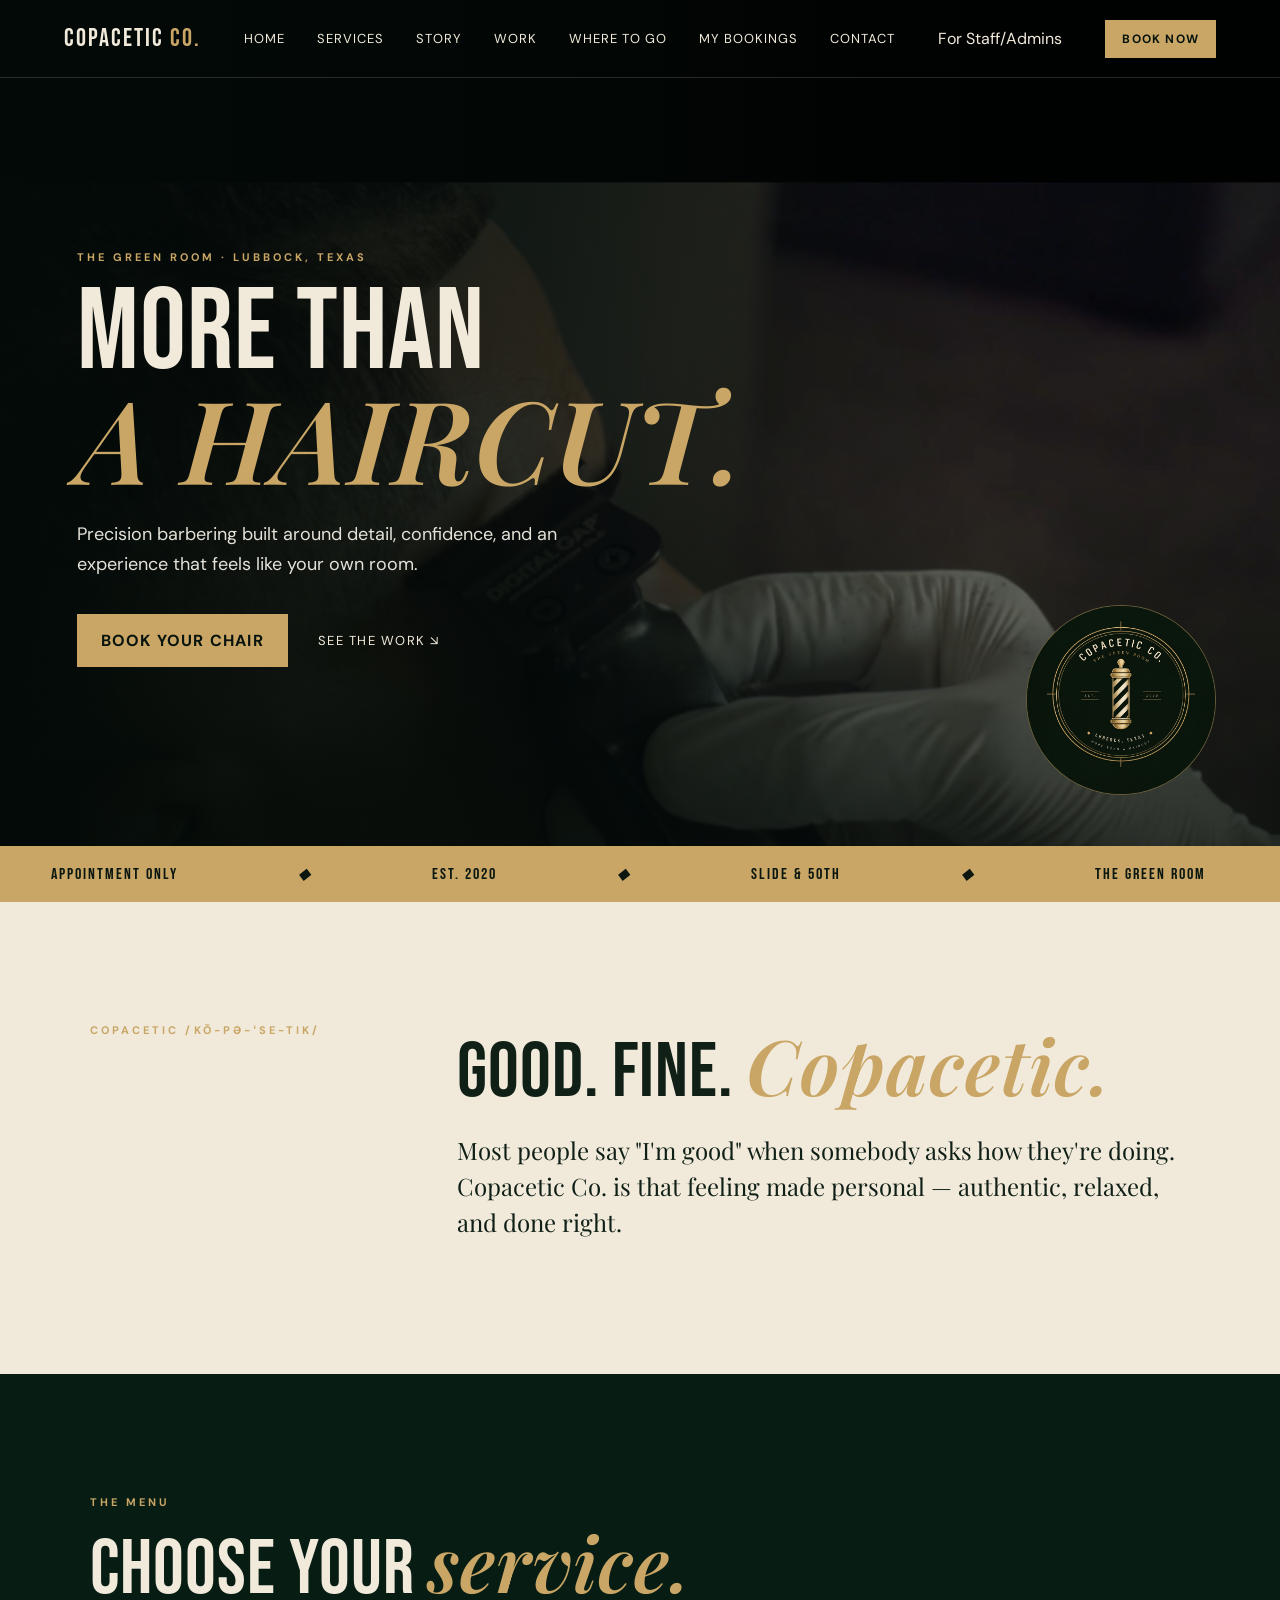
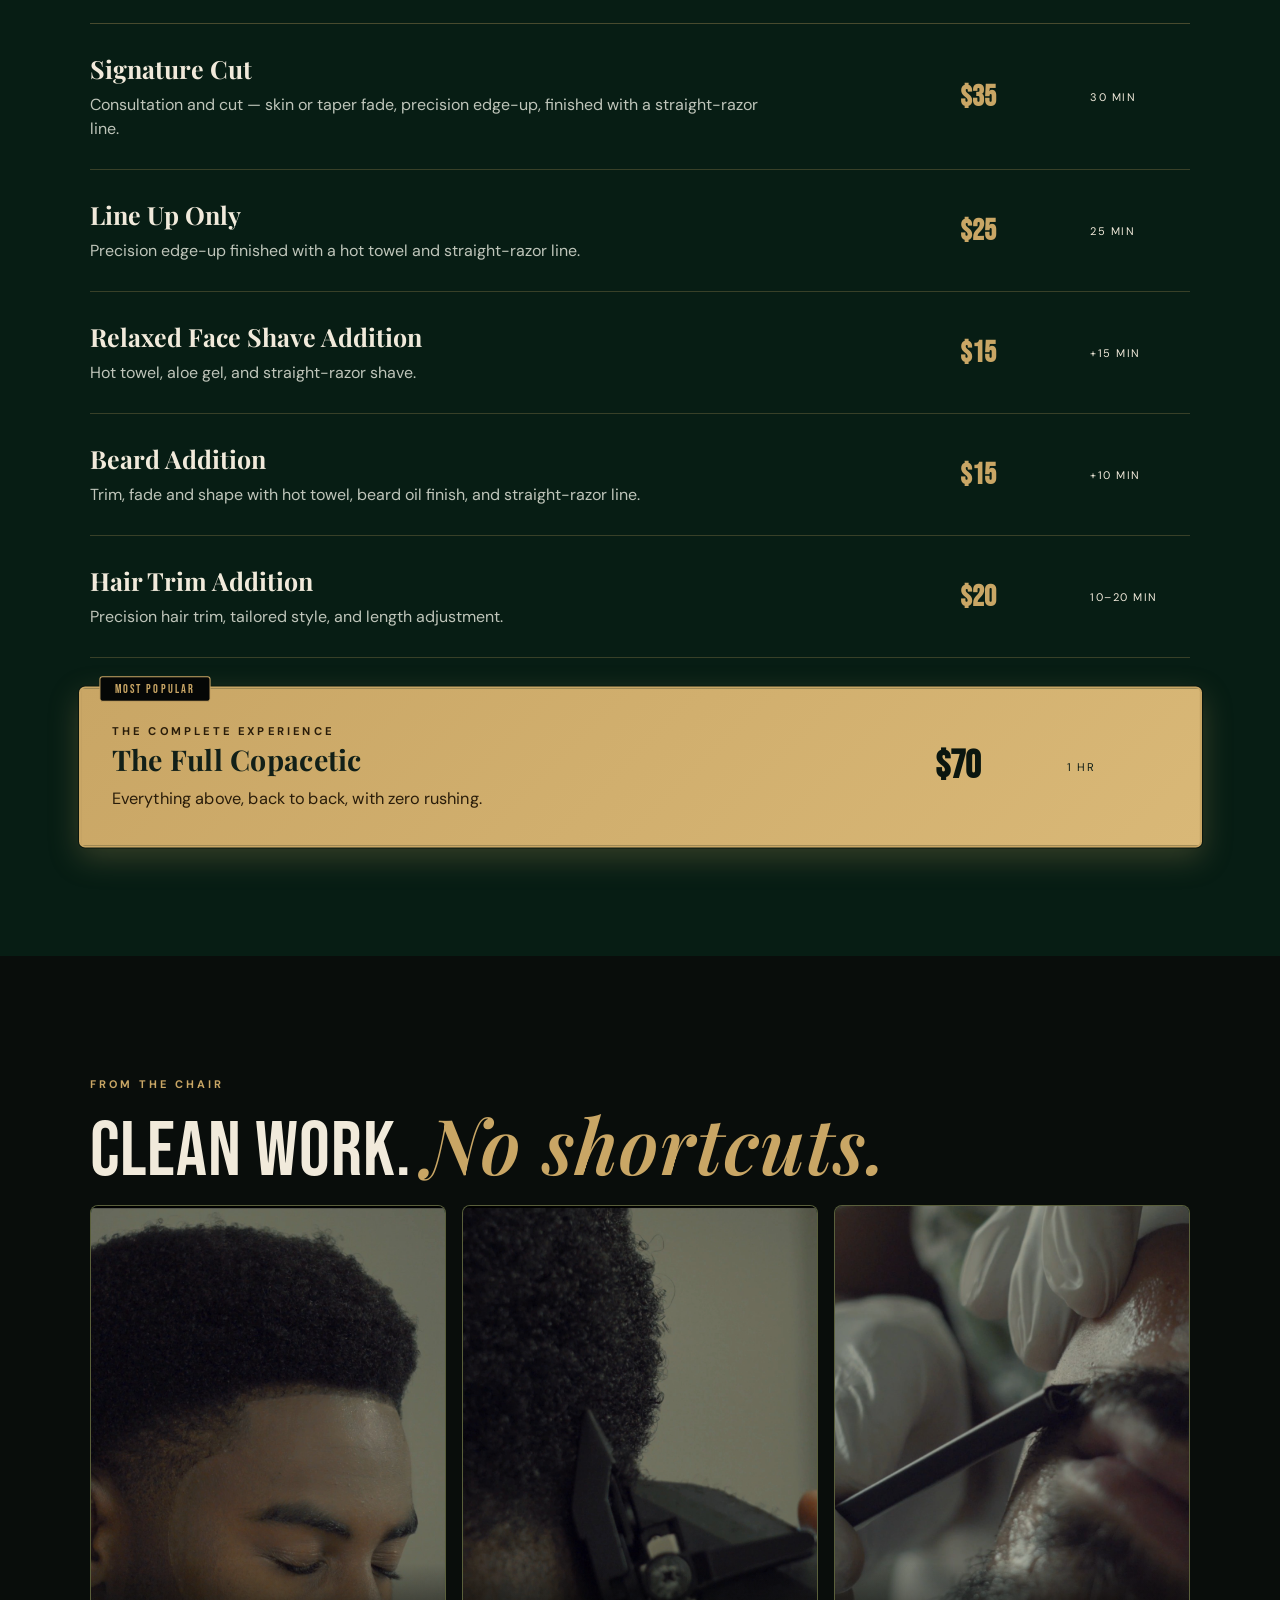
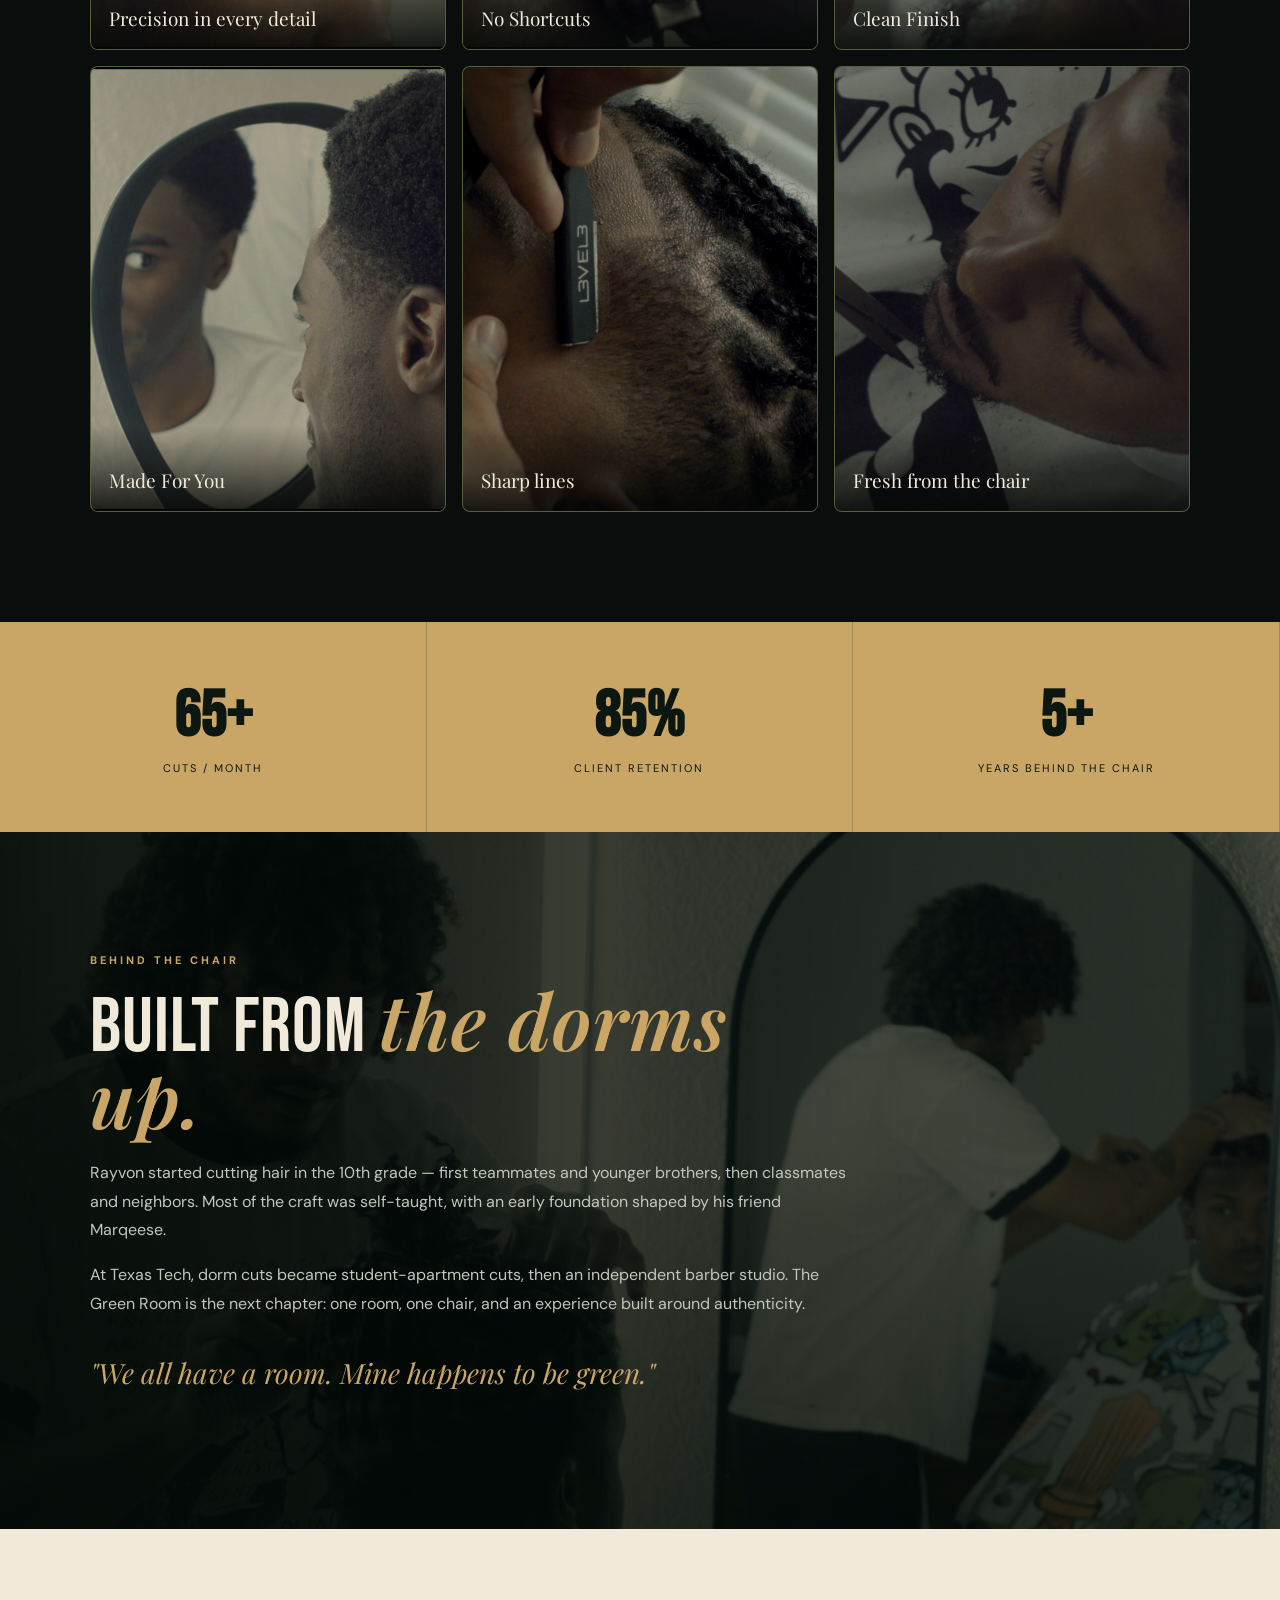
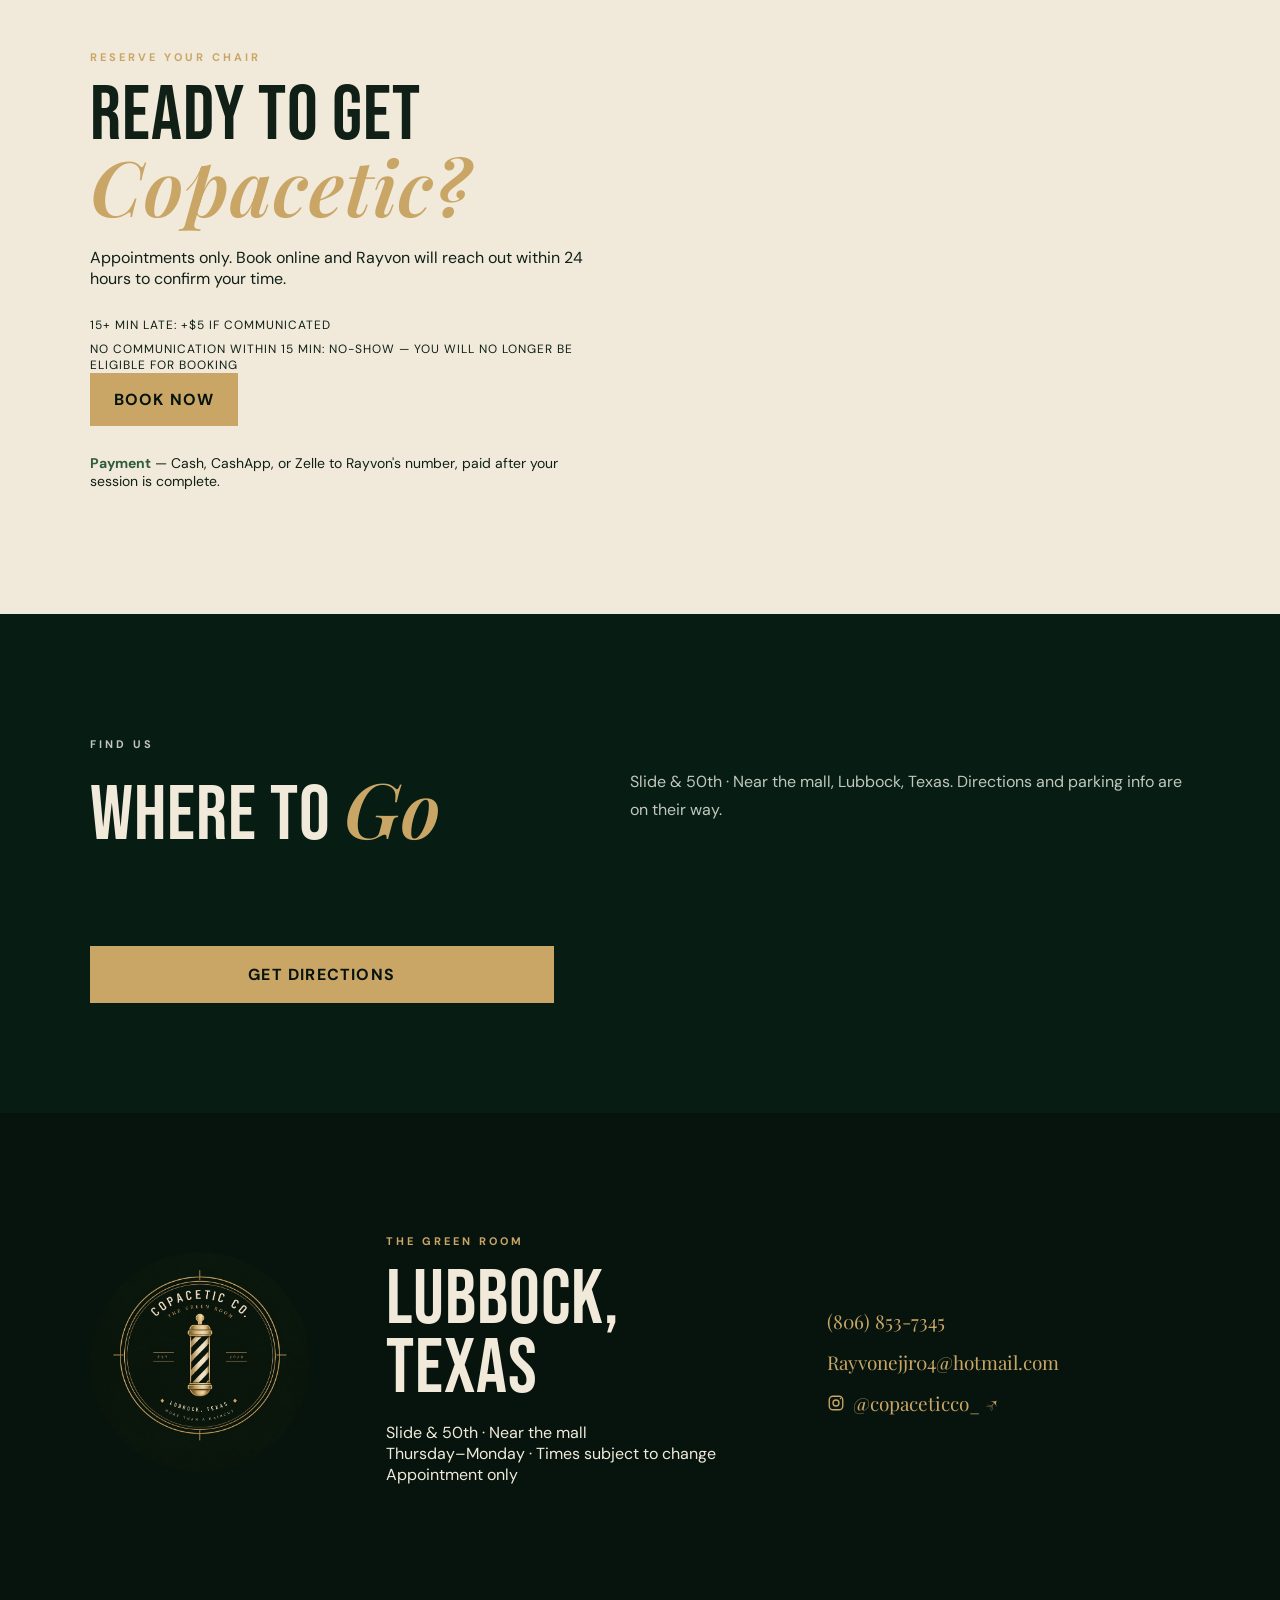
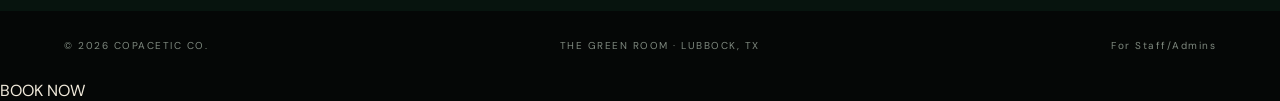
<file: index.html>
<!doctype html>
<html lang="en">
<head>
<meta charset="utf-8">
<meta name="viewport" content="width=device-width,initial-scale=1">
<meta name="theme-color" content="#071d14">
<title>Copacetic Co. — The Green Room | Lubbock Barber</title>
<meta name="description" content="Copacetic Co. — The Green Room. Appointment-only barbering in Lubbock, Texas. More than a haircut.">
<link rel="preconnect" href="https://fonts.googleapis.com">
<link rel="preconnect" href="https://fonts.gstatic.com" crossorigin>
<link href="https://fonts.googleapis.com/css2?family=Bebas+Neue&family=DM+Sans:wght@400;500;600&family=Playfair+Display:ital,wght@0,600;1,600&display=swap" rel="stylesheet">
<link rel="stylesheet" href="styles.css">
</head>
<body>
<header class="nav"><a class="brand" href="#top">COPACETIC <span>CO.</span></a><nav id="primary-navigation"><a href="/">Home</a><a href="#services">Services</a><a href="#story">Story</a><a href="#work">Work</a><a href="/where-to-go.html">Where to Go</a><a href="/my-bookings.html">My Bookings</a><a href="#contact">Contact</a><a class="staff-link mobile-staff-link" href="/admin.html">For Staff/Admins</a></nav><a class="staff-link" href="/admin.html">For Staff/Admins</a><a class="btn small" href="/booking.html">Book Now</a><button class="nav-toggle" type="button" aria-controls="primary-navigation" aria-expanded="false" aria-label="Open navigation"><span></span><span></span><span></span></button></header>
<main id="top">
<section class="hero"><div class="hero-media"><img src="assets/cut-6.png" alt="Barber finishing a haircut"><div class="shade"></div></div><div class="hero-copy"><p class="eyebrow">THE GREEN ROOM · LUBBOCK, TEXAS</p><h1>MORE THAN<br><em>A HAIRCUT.</em></h1><p class="lede">Precision barbering built around detail, confidence, and an experience that feels like your own room.</p><div class="actions"><a class="btn" href="/booking.html">Book Your Chair</a><a class="textlink" href="#work">See the work ↘</a></div></div><div class="hero-mark"><img src="assets/logo.jpeg" alt="Copacetic Co. The Green Room logo"></div></section>
<section class="ticker">
  <div class="ticker-inner">
    <span>APPOINTMENT ONLY</span><i>◆</i><span>EST. 2020</span><i>◆</i><span>SLIDE & 50TH</span><i>◆</i><span>THE GREEN ROOM</span><i>◆</i>
    <span>APPOINTMENT ONLY</span><i>◆</i><span>EST. 2020</span><i>◆</i><span>SLIDE & 50TH</span><i>◆</i><span>THE GREEN ROOM</span><i>◆</i>
  </div>
</section>
<section class="intro"><p class="eyebrow">COPACETIC /kō-pə-ˈse-tik/</p><div><h2>Good. Fine. <em>Copacetic.</em></h2><p>Most people say "I'm good" when somebody asks how they're doing. Copacetic Co. is that feeling made personal — authentic, relaxed, and done right.</p></div></section>
<section id="services" class="services"><div class="section-head"><p class="eyebrow">THE MENU</p><h2>Choose your <em>service.</em></h2></div><div class="service-grid">
<article><div><h3>Signature Cut</h3><p>Consultation and cut — skin or taper fade, precision edge-up, finished with a straight-razor line.</p></div><b>$35</b><span>30 MIN</span></article>
<article><div><h3>Line Up Only</h3><p>Precision edge-up finished with a hot towel and straight-razor line.</p></div><b>$25</b><span>25 MIN</span></article>
<article><div><h3>Relaxed Face Shave Addition</h3><p>Hot towel, aloe gel, and straight-razor shave.</p></div><b>$15</b><span>+15 MIN</span></article>
<article><div><h3>Beard Addition</h3><p>Trim, fade and shape with hot towel, beard oil finish, and straight-razor line.</p></div><b>$15</b><span>+10 MIN</span></article>
<article><div><h3>Hair Trim Addition</h3><p>Precision hair trim, tailored style, and length adjustment.</p></div><b>$20</b><span>10–20 MIN</span></article>
<article class="featured"><div><p class="eyebrow">THE COMPLETE EXPERIENCE</p><h3>The Full Copacetic</h3><p>Everything above, back to back, with zero rushing.</p></div><b>$70</b><span>1 HR</span></article>
</div></section>
<section id="work" class="work"><div class="section-head"><p class="eyebrow">FROM THE CHAIR</p><h2>Clean work. <em>No shortcuts.</em></h2></div><div class="gallery"><figure><img src="assets/5th-new-pic.png" alt="Precision barber work"><figcaption>Precision in every detail</figcaption></figure><figure><img src="assets/2nd-new-pic.png" alt="Fresh haircut finished at the chair"><figcaption>No Shortcuts</figcaption></figure><figure><img src="assets/3rd-new-pic.png" alt="Barber shaping a haircut"><figcaption>Clean Finish</figcaption></figure><figure><img src="assets/4th-new-pic.png" alt="Finished cut from the chair"><figcaption>Made For You</figcaption></figure><figure><img src="assets/7th-new-pic.png" alt="Precision line up"><figcaption>Sharp lines</figcaption></figure><figure><img src="assets/6th-new-pic.png" alt="Finished haircut"><figcaption>Fresh from the chair</figcaption></figure></div></section>
<section class="stats"><div><strong>65+</strong><span>CUTS / MONTH</span></div><div><strong>85%</strong><span>CLIENT RETENTION</span></div><div><strong>5+</strong><span>YEARS BEHIND THE CHAIR</span></div></section>
<section id="story" class="story"><div class="story-copy"><p class="eyebrow">BEHIND THE CHAIR</p><h2>Built from <em>the dorms up.</em></h2><p>Rayvon started cutting hair in the 10th grade — first teammates and younger brothers, then classmates and neighbors. Most of the craft was self-taught, with an early foundation shaped by his friend Marqeese.</p><p>At Texas Tech, dorm cuts became student-apartment cuts, then an independent barber studio. The Green Room is the next chapter: one room, one chair, and an experience built around authenticity.</p><p class="quote">"We all have a room. Mine happens to be green."</p></div></section>
<section id="book" class="booking">
  <div>
    <p class="eyebrow">RESERVE YOUR CHAIR</p>
    <h2>Ready to get <em>Copacetic?</em></h2>
    <p>Appointments only. Book online and Rayvon will reach out within 24 hours to confirm your time.</p>
    <div class="policy">
      <span>15+ min late: +$5 if communicated</span>
      <span>No communication within 15 min: no-show — you will no longer be eligible for booking</span>
    </div>
    <a class="btn" href="/booking.html">Book Now</a>
    <p class="pay-note"><strong>Payment</strong> — Cash, CashApp, or Zelle to Rayvon's number, paid after your session is complete.</p>
  </div>
</section>
<section id="where" class="where">
  <div class="section-head"><p class="eyebrow">FIND US</p><h2>Where to <em>Go</em></h2></div>
  <p>Slide & 50th · Near the mall, Lubbock, Texas. Directions and parking info are on their way.</p>
  <a class="btn" href="/where-to-go.html">Get Directions</a>
</section>
<section id="contact" class="contact"><img src="assets/logo.jpeg" alt="Copacetic logo"><div><p class="eyebrow">THE GREEN ROOM</p><h2>Lubbock, Texas</h2><p>Slide & 50th · Near the mall<br>Thursday–Monday · Times subject to change<br>Appointment only</p></div><div class="contact-links"><a href="tel:+18068537345">(806) 853-7345</a><a href="mailto:Rayvonejjr04@hotmail.com">Rayvonejjr04@hotmail.com</a><a class="instagram-link" href="https://www.instagram.com/copaceticco_" target="_blank" rel="noreferrer"><svg class="instagram-icon" viewBox="0 0 24 24" aria-hidden="true"><rect x="3" y="3" width="18" height="18" rx="5"></rect><circle cx="12" cy="12" r="4"></circle><circle class="instagram-dot" cx="18" cy="6" r="1"></circle></svg><span>@copaceticco_ ↗</span></a></div></section>
</main><footer><span>© 2026 COPACETIC CO.</span><span>THE GREEN ROOM · LUBBOCK, TX</span><a class="staff-link" href="/admin.html">For Staff/Admins</a></footer><a class="mobile-book" href="/booking.html">BOOK NOW</a><script src="script.js"></script></body></html>
</file>
<file: styles.css>
/* ============================================================
   COPACETIC CO. — THE GREEN ROOM
   Design system: deep green / cream / gold
   ============================================================ */

/* ---------- 1. Design tokens ---------- */
:root {
  --green:  #071d14;   /* primary deep green */
  --green2: #0b2b1d;   /* lighter green */
  --cream:  #f1eadb;   /* cream background */
  --gold:   #c9a665;   /* accent gold */
  --black:  #050706;   /* near-black */
  --muted:  #a9ad9f;   /* muted text */
}

/* ---------- 2. Base / reset ---------- */
* {
  box-sizing: border-box;
}

html {
  scroll-behavior: smooth;
}

body {
  margin: 0;
  width: 100%;
  overflow-x: hidden;
  background: var(--black);
  color: var(--cream);
  font-family: 'DM Sans', sans-serif;
}

a {
  color: inherit;
  text-decoration: none;
}

/* ---------- 3. Navigation ---------- */
.nav {
  height: 78px;
  display: flex;
  align-items: center;
  justify-content: space-between;
  padding: 0 5vw;
  position: absolute;
  z-index: 10;
  width: 100%;
  border-bottom: 1px solid #ffffff24;
}

.brand {
  font-family: 'Bebas Neue';
  font-size: 25px;
  letter-spacing: 2px;
}

.brand span {
  color: var(--gold);
}

nav {
  display: flex;
  gap: 32px;
  font-size: 13px;
  text-transform: uppercase;
  letter-spacing: 1px;
}

@media (min-width: 801px) and (max-width: 1100px) {
  .nav {
    padding-inline: 3vw;
  }

  .nav nav {
    gap: clamp(12px, 1.6vw, 20px);
    font-size: 11px;
  }

  .staff-link {
    display: none;
  }

}

.nav-toggle,
.mobile-staff-link {
  display: none;
}

.nav-toggle {
  width: 44px;
  height: 44px;
  padding: 10px;
  border: 1px solid #c9a66555;
  background: transparent;
  align-items: center;
  justify-content: center;
  flex-direction: column;
  gap: 5px;
  cursor: pointer;
}

.nav-toggle span {
  display: block;
  width: 20px;
  height: 2px;
  background: var(--cream);
  transition: transform .2s, opacity .2s;
}

/* ---------- 4. Buttons ---------- */
.btn {
  display: inline-flex;
  justify-content: center;
  align-items: center;
  background: var(--gold);
  color: #07130d;
  padding: 16px 24px;
  font-weight: 700;
  text-transform: uppercase;
  letter-spacing: 1.2px;
  border: 0;
  cursor: pointer;
}

.btn.small {
  padding: 11px 17px;
  font-size: 12px;
}

/* ---------- 5. Hero ---------- */
.hero {
  min-height: 94vh;
  position: relative;
  display: flex;
  align-items: center;
  padding: 130px 6vw 70px;
  overflow: hidden;
}

.hero-media {
  position: absolute;
  inset: 0;
}

.hero-media img {
  width: 100%;
  height: 100%;
  object-fit: cover;
  object-position: center 44%;
}

.shade {
  position: absolute;
  inset: 0;
  background:
    linear-gradient(90deg, rgba(3,10,7,.95) 0%, rgba(3,10,7,.72) 42%, rgba(3,10,7,.15) 76%),
    linear-gradient(0deg, rgba(3,10,7,.65), transparent 45%);
}

.hero-copy {
  position: relative;
  z-index: 2;
  max-width: 760px;
}

.eyebrow {
  color: var(--gold);
  font-size: 11px;
  letter-spacing: 3px;
  font-weight: 700;
  text-transform: uppercase;
}

/* ---------- 6. Shared heading styles ---------- */
.hero h1,
.section-head h2,
.intro h2,
.story h2,
.booking h2,
.contact h2,
.where h2 {
  font-family: 'Bebas Neue';
  font-weight: 400;
  line-height: .9;
  margin: 18px 0;
  font-size: clamp(60px, 9vw, 130px);
  letter-spacing: 1px;
}

.hero h1 em,
.section-head em,
.intro em,
.story em,
.booking em,
.where em {
  font-family: 'Playfair Display';
  font-weight: 600;
  text-transform: none;
  color: var(--gold);
}

.lede {
  max-width: 570px;
  font-size: 18px;
  line-height: 1.65;
  color: #e4e2d9;
}

.actions {
  display: flex;
  align-items: center;
  gap: 30px;
  margin-top: 34px;
}

.textlink {
  font-size: 13px;
  text-transform: uppercase;
  letter-spacing: 1.5px;
}

.forgot-password-link {
  display: block;
  margin-top: 16px;
  color: var(--green);
  text-align: center;
  font-size: 13px;
}

.forgot-password-link:hover {
  text-decoration: underline;
}

.hero-mark {
  position: absolute;
  right: 5vw;
  bottom: 4vw;
  width: 190px;
  height: 190px;
  border-radius: 50%;
  overflow: hidden;
  border: 1px solid #c9a66580;
  background: #07140e;
}

.hero-mark img {
  width: 100%;
  height: 100%;
  object-fit: cover;
}

/* ---------- 7. Ticker strip (revolving) ---------- */
.ticker {
  display: flex;
  padding: 18px 4vw;
  background: var(--gold);
  color: #0a160f;
  font-family: 'Bebas Neue';
  letter-spacing: 2px;
  white-space: nowrap;
  overflow: hidden;
}

.ticker-inner {
  display: inline-flex;
  align-items: center;
  gap: 120px;
  animation: ticker-scroll 30s linear infinite;
}

.ticker:hover .ticker-inner {
  animation-play-state: paused;
}

@keyframes ticker-scroll {
  from { transform: translateX(0); }
  to   { transform: translateX(-50%); }
}


/* ---------- 8. Intro section ---------- */
.intro,
.story,
.booking,
.contact,
.where {
  padding: 110px 7vw;
}

.intro {
  display: grid;
  grid-template-columns: 1fr 2fr;
  background: var(--cream);
  color: #102016;
}

.intro h2,
.contact h2 {
  font-size: clamp(48px, 6vw, 90px);
}

.intro > div p {
  font-family: 'Playfair Display';
  font-size: 24px;
  line-height: 1.5;
  max-width: 800px;
}

/* ---------- 9. Services menu ---------- */
.services,
.work {
  padding: 110px 7vw;
  background: var(--green);
}

.section-head h2 {
  font-size: clamp(50px, 6vw, 90px);
}

.service-grid {
  border-top: 1px solid #c9a66555;
}

.service-grid article {
  display: grid;
  grid-template-columns: 1fr 100px 100px;
  gap: 30px;
  padding: 28px 0;
  border-bottom: 1px solid #c9a66540;
  align-items: center;
}

.service-grid h3 {
  font-family: 'Playfair Display';
  font-size: 25px;
  margin: 0 0 8px;
}

.service-grid p {
  margin: 0;
  color: #bfc5ba;
  line-height: 1.5;
  max-width: 680px;
}

.service-grid b {
  font-family: 'Bebas Neue';
  font-size: 30px;
  color: var(--gold);
}

.service-grid span {
  font-size: 11px;
  letter-spacing: 1.5px;
}

/* ---------- 9b. Featured service (The Full Copacetic) ---------- */
.service-grid .featured {
  position: relative;
  background: linear-gradient(135deg, var(--gold) 0%, #d9b877 100%);
  color: #122018;
  padding: 34px 30px;
  margin-top: 30px;
  border: 2px solid var(--gold);
  border-radius: 6px;
  box-shadow: 0 0 0 1px #0a160f, 0 10px 30px rgba(201, 166, 101, .25);
  transform: scale(1.02);
}

.service-grid .featured::before {
  content: "MOST POPULAR";
  position: absolute;
  top: -12px;
  left: 18px;
  background: var(--black);
  color: var(--gold);
  font-family: 'Bebas Neue';
  font-size: 12px;
  letter-spacing: 2px;
  text-transform: uppercase;
  padding: 4px 14px;
  border-radius: 3px;
  border: 1px solid var(--gold);
  z-index: 2;
}

.service-grid .featured p {
  color: #2a1d0a;
}

.service-grid .featured h3 {
  font-size: 28px;
}

.service-grid .featured b {
  font-size: 38px;
  color: #0a160f;
}

/* ---------- 10. Gallery / work ---------- */
.work {
  background: #090d0b;
}

.gallery {
  display: grid;
  grid-template-columns: repeat(3, minmax(0, 1fr));
  gap: 16px;
}

.gallery figure {
  position: relative;
  aspect-ratio: 4 / 5;
  margin: 0;
  overflow: hidden;
  border-radius: 8px;
  border: 1px solid rgba(201, 166, 101, .42);
  background: var(--green2);
  transition: transform .35s ease, box-shadow .35s ease, border-color .35s ease;
}

.gallery img {
  display: block;
  width: 100%;
  height: 100%;
  object-fit: cover;
  transition: transform .35s ease;
}

.gallery figure:hover img {
  transform: scale(1.04);
}

.gallery figure:hover {
  transform: translateY(-5px);
  border-color: var(--gold);
  box-shadow: 0 12px 30px rgba(0, 0, 0, .35);
}

.gallery figure:nth-child(6) img {
  object-position: left center;
  transform: scale(1.06);
}

.gallery figure:nth-child(6):hover img {
  transform: scale(1.1);
}

.gallery figcaption {
  position: absolute;
  inset: auto 0 0;
  padding: 42px 18px 18px;
  background: linear-gradient(transparent, rgba(5, 7, 6, .82));
  color: var(--cream);
  font-family: 'Playfair Display';
  font-size: 19px;
}

@media (min-width: 801px) and (max-width: 1100px) {
  .gallery {
    grid-template-columns: repeat(2, minmax(0, 1fr));
  }
}

/* ---------- 11. Stats ---------- */
.stats {
  display: grid;
  grid-template-columns: repeat(3, 1fr);
  background: var(--gold);
  color: #0c1711;
}

.stats div {
  padding: 55px;
  text-align: center;
  border-right: 1px solid #0c171133;
}

.stats strong {
  display: block;
  font-family: 'Bebas Neue';
  font-size: 65px;
}

.stats span {
  font-size: 11px;
  letter-spacing: 2px;
}

/* ---------- 12. Story ---------- */
.story {
  position: relative;
  min-height: 680px;
  display: flex;
  align-items: center;
  overflow: hidden;
  background:
    linear-gradient(90deg, rgba(3,10,7,.94) 0%, rgba(3,10,7,.78) 48%, rgba(3,10,7,.52) 100%),
    linear-gradient(0deg, rgba(3,10,7,.38), transparent 55%),
    url("assets/8th-new-pic.png") center 42% / cover no-repeat;
}

.story-copy {
  position: relative;
  z-index: 1;
  max-width: 760px;
}

.story h2 {
  font-size: clamp(50px, 6vw, 90px);
}

.story-copy > p:not(.eyebrow):not(.quote) {
  color: #c1c7bc;
  line-height: 1.8;
}

.quote {
  font-family: 'Playfair Display';
  font-style: italic;
  font-size: 28px;
  color: var(--gold);
  margin-top: 35px;
}

/* ---------- 13. Booking CTA (form moved to /booking.html) ---------- */
.booking {
  display: grid;
  grid-template-columns: 1fr 1fr;
  gap: 8vw;
  background: var(--cream);
  color: #102016;
}

.booking h2 {
  font-size: clamp(50px, 6vw, 90px);
}

.policy {
  display: flex;
  flex-direction: column;
  gap: 8px;
  margin-top: 28px;
  font-size: 12px;
  text-transform: uppercase;
  letter-spacing: 1px;
}

.pay-note {
  margin-top: 28px;
  font-size: 14px;
  color: #102016;
  max-width: 480px;
}

.pay-note strong {
  color: #315b3d;
}

/* ---------- 13b. Where to Go section ---------- */
.where {
  display: grid;
  grid-template-columns: 1fr auto;
  gap: 6vw;
  align-items: center;
  background: var(--green);
}

.where .section-head h2 {
  font-size: clamp(50px, 6vw, 90px);
}

.where p {
  color: #c1c7bc;
  line-height: 1.8;
  max-width: 560px;
}

.where .btn {
  background: var(--gold);
  color: #07130d;
  padding: 18px 30px;
  font-weight: 700;
  text-transform: uppercase;
  letter-spacing: 1.2px;
  border: 0;
  cursor: pointer;
}

.where .btn:hover {
  background: #d9b877;
}

/* ---------- 14. Contact ---------- */
.contact {
  display: grid;
  grid-template-columns: 220px 1fr 1fr;
  gap: 6vw;
  align-items: center;
  background: #07140e;
}

.contact > img {
  width: 220px;
  height: 220px;
  object-fit: cover;
  border-radius: 50%;
  background: #07140e;
}

.contact-links {
  display: flex;
  flex-direction: column;
  gap: 15px;
  font-family: 'Playfair Display';
  font-size: 19px;
  color: var(--gold);
}

.instagram-link {
  display: inline-flex;
  align-items: center;
  gap: 8px;
}

.instagram-icon {
  width: 18px;
  height: 18px;
  flex: 0 0 auto;
  fill: none;
  stroke: currentColor;
  stroke-width: 1.8;
}

.instagram-icon .instagram-dot {
  fill: currentColor;
  stroke: none;
}

/* ---------- 15. Footer ---------- */
footer {
  padding: 28px 5vw;
  display: flex;
  justify-content: space-between;
  color: #7f897f;
  font-size: 10px;
  letter-spacing: 1.5px;
}

.mobile-book {
  display: none;
}

/* ============================================================
   RESPONSIVE — max-width 800px
   ============================================================ */
@media (max-width: 800px) {
  .nav {
    height: 68px;
    padding: 0 20px;
  }

  .nav > .btn {
    display: none;
  }

  .nav > .staff-link {
    display: none;
  }

  .nav-toggle {
    display: flex;
    flex: 0 0 44px;
  }

  .nav nav {
    display: none;
    position: absolute;
    top: 68px;
    left: 0;
    right: 0;
    padding: 12px 20px 20px;
    background: rgba(7, 29, 20, .98);
    border-bottom: 1px solid #c9a66555;
    box-shadow: 0 18px 40px rgba(0, 0, 0, .35);
    flex-direction: column;
    gap: 0;
  }

  .nav.menu-open nav {
    display: flex;
  }

  .nav nav a {
    padding: 14px 4px;
    border-bottom: 1px solid rgba(201, 166, 101, .16);
  }

  .nav nav .mobile-staff-link {
    display: block;
    color: var(--gold);
  }

  .nav.menu-open .nav-toggle span:nth-child(1) {
    transform: translateY(7px) rotate(45deg);
  }

  .nav.menu-open .nav-toggle span:nth-child(2) {
    opacity: 0;
  }

  .nav.menu-open .nav-toggle span:nth-child(3) {
    transform: translateY(-7px) rotate(-45deg);
  }

  .hero {
    min-height: 88vh;
    padding: 110px 22px 55px;
  }

  .hero-media img {
    object-position: 58% center;
  }

  .shade {
    background:
      linear-gradient(90deg, rgba(3,10,7,.92), rgba(3,10,7,.38)),
      linear-gradient(0deg, rgba(3,10,7,.8), transparent 50%);
  }

  .hero h1 {
    font-size: 64px;
  }

  .hero-mark {
    width: 112px;
    height: 112px;
    right: 18px;
    bottom: 20px;
  }

  .lede {
    font-size: 15px;
    max-width: 82%;
  }

  .ticker {
    justify-content: flex-start;
  }

  .intro,
  .services,
  .work,
  .story,
  .booking,
  .contact,
  .where {
    padding: 75px 22px;
  }

  .intro,
  .story,
  .booking,
  .contact,
  .where {
    grid-template-columns: 1fr;
  }

  .intro > div p {
    font-size: 19px;
  }

  .service-grid article {
    grid-template-columns: 1fr 65px;
    gap: 12px;
  }

  .service-grid article span {
    grid-column: 1 / 3;
  }

  /* Featured box mobile fit */
  .service-grid .featured {
    transform: none;
    padding: 28px 18px;
    border-radius: 6px;
  }

  .service-grid .featured::before {
    top: -12px;
    left: 14px;
    font-size: 11px;
    padding: 3px 10px;
  }

  .gallery {
    grid-template-columns: 1fr;
  }

  .gallery figure {
    aspect-ratio: 4 / 3;
  }

  .stats {
    grid-template-columns: 1fr;
  }

  .stats div {
    padding: 30px;
    border-right: 0;
    border-bottom: 1px solid #0c171133;
  }

  .stats strong {
    font-size: 50px;
  }

  .split {
    grid-template-columns: 1fr;
  }

  .contact > img {
    width: 150px;
    height: 150px;
  }

  .contact-links {
    font-size: 17px;
  }

  footer {
    padding: 25px 20px 85px;
    gap: 20px;
    flex-direction: column;
  }

  .mobile-book {
    display: flex;
    position: fixed;
    z-index: 30;
    bottom: 14px;
    left: 14px;
    right: 14px;
    background: var(--gold);
    color: #0a160f;
    height: 54px;
    align-items: center;
    justify-content: center;
    font-weight: 800;
    letter-spacing: 1.5px;
    box-shadow: 0 8px 30px #0008;
  }
}
</file>
